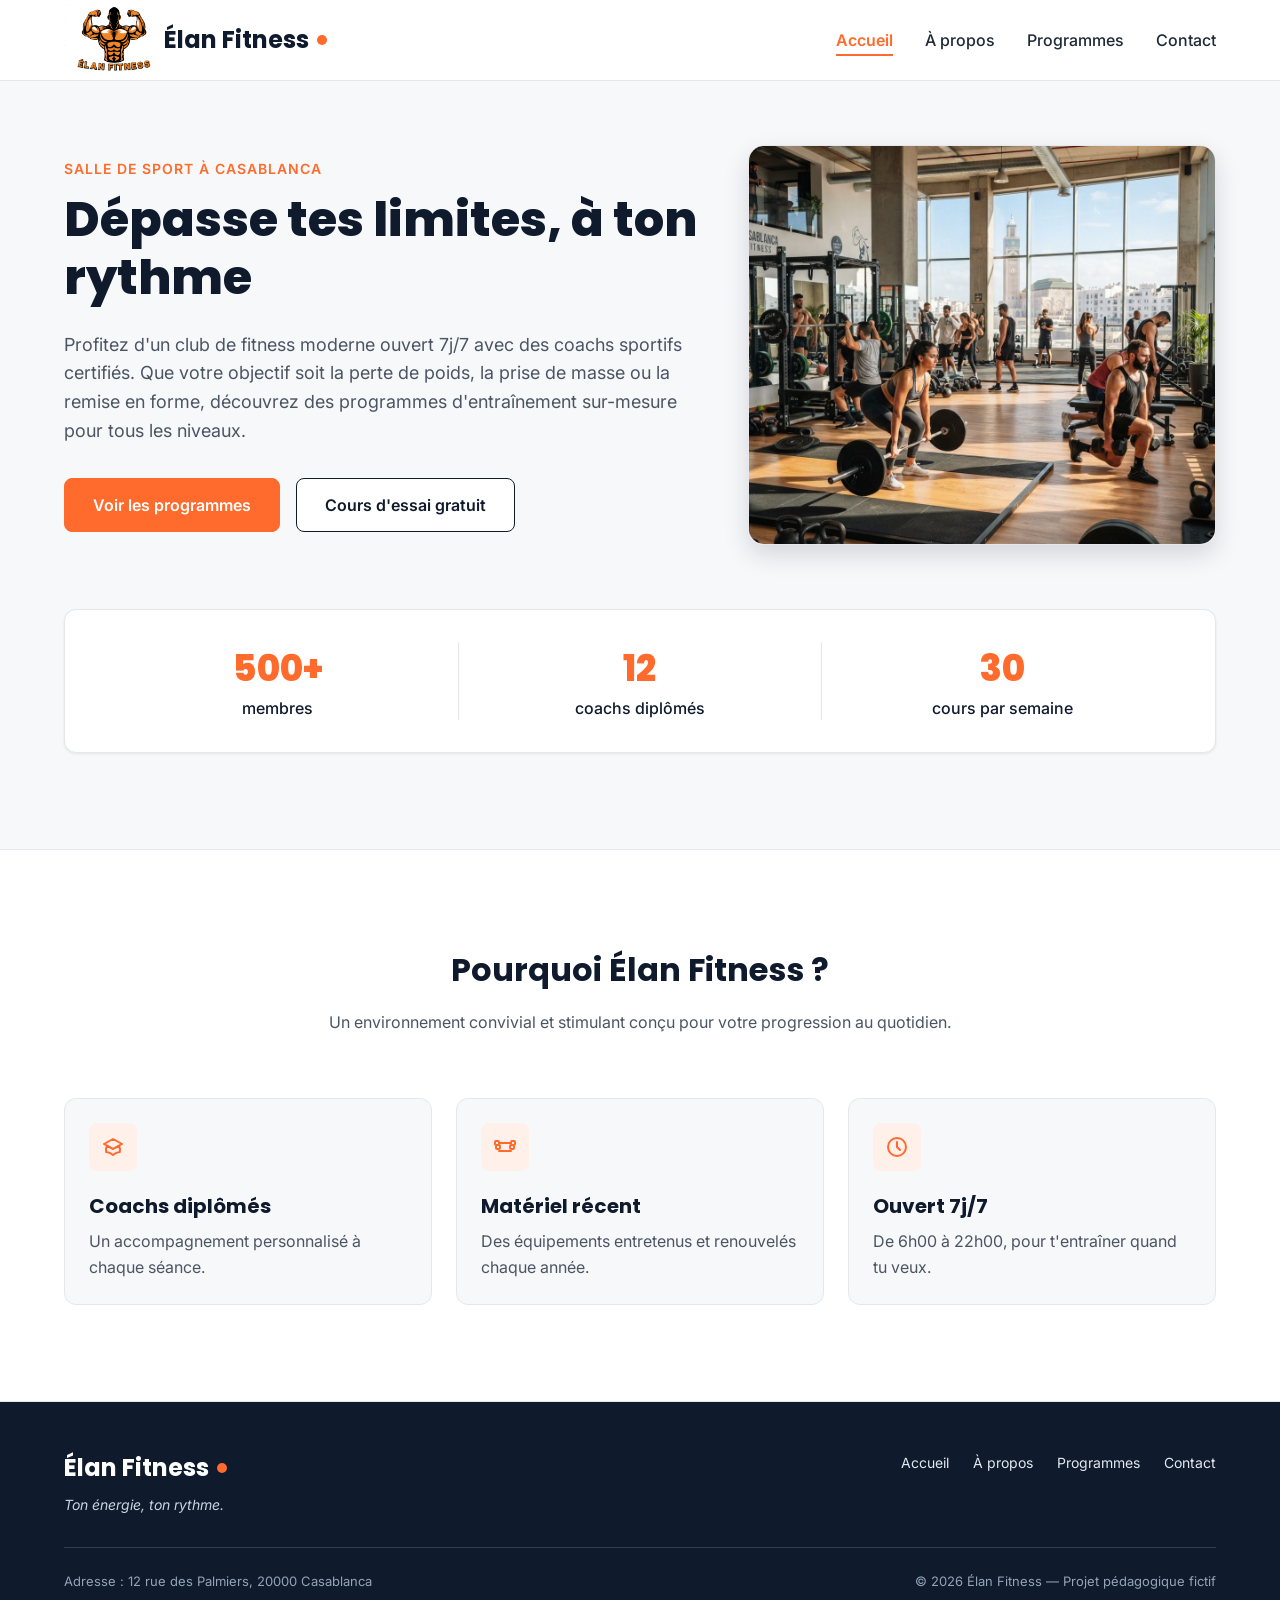
<file: index.html>
<!DOCTYPE html>
<html lang="fr">

<head>
  <meta charset="UTF-8">
  <meta name="viewport" content="width=device-width, initial-scale=1">
  <meta name="description"
    content="Élan Fitness, salle de sport à Casablanca : musculation, yoga, cardio et boxe fitness avec des coachs diplômés. Réservez votre cours d'essai gratuit.">
  <title>Élan Fitness | La meilleure salle de sport de Casablanca</title>
  <link rel="icon" type="image/svg" href="img/logo.png">

  <link rel="preconnect" href="https://fonts.googleapis.com">
  <link rel="preconnect" href="https://fonts.gstatic.com" crossorigin>
  <link
    href="https://fonts.googleapis.com/css2?family=Inter:wght@400;500;600&family=Poppins:wght@600;700;800&display=swap"
    rel="stylesheet">

  <link rel="stylesheet" href="style.css">
</head>

<body>

  <header class="en-tete">
    <div class="conteneur en-tete-contenu">
      
      <a href="index.html" class="logo"><img src="img/logo.png" alt="logo" id ="logo">Élan Fitness</a>

      <nav aria-label="Navigation principale">
        <ul class="menu">
          <li><a href="index.html" class="lien-actif">Accueil</a></li>
          <li><a href="À_propos.html">À propos</a></li>
          <li><a href="Programmes.html">Programmes</a></li>
          <li><a href="Contactez-nous.html">Contact</a></li>
        </ul>
      </nav>
    </div>
  </header>

  <main>

    <section id="accueil" class="hero">
      <div class="conteneur">

        <div class="hero-contenu">
          <div class="hero-texte">
            <p class="sur-titre">Salle de sport à Casablanca</p>
            <h1>Dépasse tes limites, à ton rythme</h1>
            <p class="hero-description">
              Profitez d'un club de fitness moderne ouvert 7j/7 avec des coachs sportifs certifiés. Que votre objectif soit la perte de poids, la prise de masse ou la remise en forme, découvrez des programmes d'entraînement sur-mesure pour tous les niveaux.
            </p>
            <div class="boutons">
              <a href="Programmes.html" class="bouton bouton-principal">Voir les programmes</a>
              <a href="Contactez-nous.html" class="bouton bouton-secondaire">Cours d'essai gratuit</a>
            </div>
          </div>

          <img class="hero-image" src="img/hero.jpg"
            alt="Des personnes s'entraînent dans une salle de sport lumineuse à Casablanca">
        </div>

        <div class="chiffres">
          <div class="chiffre">
            <p class="chiffre-nombre">500+</p>
            <p>membres</p>
          </div>
          <div class="chiffre">
            <p class="chiffre-nombre">12</p>
            <p>coachs diplômés</p>
          </div>
          <div class="chiffre">
            <p class="chiffre-nombre">30</p>
            <p>cours par semaine</p>
          </div>
        </div>

      </div>
    </section>

    <section class="section section-blanche">
      <div class="conteneur">

        <div class="section-titre">
          <h2>Pourquoi Élan Fitness ?</h2>
          <p>Un environnement convivial et stimulant conçu pour votre progression au quotidien.</p>
        </div>

        <div class="cartes">
          <article class="carte carte-avantage">
            <div class="icone"><img src="img/icone-coach.svg" alt=""></div>
            <h3>Coachs diplômés</h3>
            <p>Un accompagnement personnalisé à chaque séance.</p>
          </article>

          <article class="carte carte-avantage">
            <div class="icone"><img src="img/icone-materiel.svg" alt=""></div>
            <h3>Matériel récent</h3>
            <p>Des équipements entretenus et renouvelés chaque année.</p>
          </article>

          <article class="carte carte-avantage">
            <div class="icone"><img src="img/icone-horloge.svg" alt=""></div>
            <h3>Ouvert 7j/7</h3>
            <p>De 6h00 à 22h00, pour t'entraîner quand tu veux.</p>
          </article>
        </div>

      </div>
    </section>

  </main>

  <footer class="pied-de-page">
    <div class="conteneur">

      <div class="pied-haut">
        <div>
          <p class="logo logo-clair">Élan Fitness</p>
          <p class="slogan">Ton énergie, ton rythme.</p>
        </div>

        <nav aria-label="Navigation du pied de page">
          <ul class="menu menu-pied">
            <li><a href="index.html">Accueil</a></li>
            <li><a href="À_propos.html">À propos</a></li>
            <li><a href="Programmes.html">Programmes</a></li>
            <li><a href="Contactez-nous.html">Contact</a></li>
          </ul>
        </nav>
      </div>

      <div class="pied-bas">
        <p>Adresse : 12 rue des Palmiers, 20000 Casablanca</p>
        <p>&copy; 2026 Élan Fitness — Projet pédagogique fictif</p>
      </div>

    </div>
  </footer>

</body>

</html>
</file>
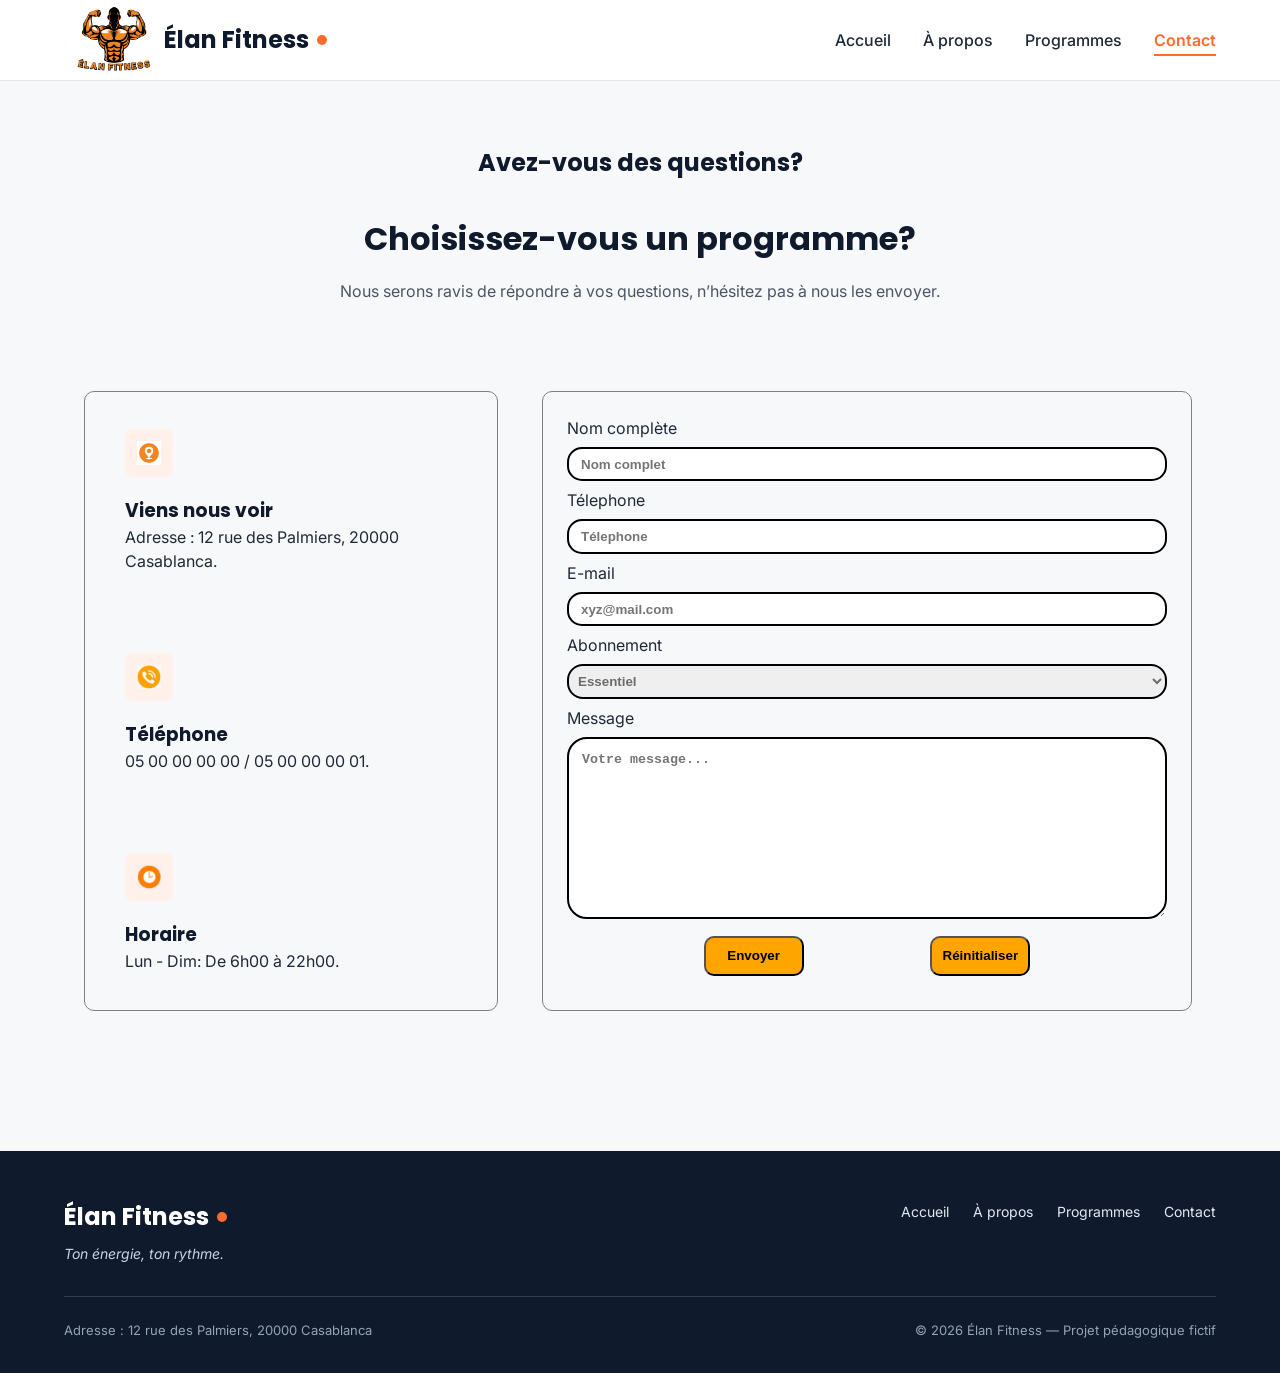
<file: Contactez-nous.html>
<!DOCTYPE html>
<html lang="fr">

<head>
    <meta charset="UTF-8">
    <meta name="viewport" content="width=device-width, initial-scale=1">
    <meta name="description"
        content="Élan Fitness, salle de sport à Casablanca : musculation, yoga, cardio et boxe fitness avec des coachs diplômés. Réservez votre cours d'essai gratuit.">
    <title>Élan Fitness | Salle de sport à Casablanca</title>
    <link rel="icon" type="image/svg" href="img/logo.png">


    <link rel="preconnect" href="https://fonts.googleapis.com">
    <link rel="preconnect" href="https://fonts.gstatic.com" crossorigin>
    <link
        href="https://fonts.googleapis.com/css2?family=Inter:wght@400;500;600&family=Poppins:wght@600;700;800&display=swap"
        rel="stylesheet">

    <link rel="stylesheet" href="style.css">
    <link rel="stylesheet" href="contact.css">
</head>

<body>

    <header class="en-tete">
        <div class="conteneur en-tete-contenu">
            <a href="index.html" class="logo"><img src="img/logo.png" alt="logo" id="logo">Élan Fitness</a>
            <nav aria-label="Navigation principale">
                <ul class="menu">
                    <li><a href="index.html">Accueil</a></li>
                    <li><a href="À_propos.html">À propos</a></li>
                    <li><a href="Programmes.html">Programmes</a></li>
                    <li><a href="Contactez-nous.html" class="lien-actif">Contact</a></li>
                </ul>
            </nav>
        </div>
    </header>

    <main>
        <section id="contact" class="fitness">
            <div class="balise">


                <div class="section-titre">
                    <h1>Avez-vous des questions?</h1>
                    <h2>Choisissez-vous un programme?</h2>
                    <p>Nous serons ravis de répondre à vos questions, n’hésitez pas à nous les envoyer.</p>
                </div>
                <div class="contactDisplay">
                    <div class="firstpr">
                        <article class="box informationBox">
                            <div class="icone"><img src="img/map.icon.jpg" alt="map icon"></div>
                            <h3>Viens nous voir</h3>
                            <p>Adresse : 12 rue des Palmiers, 20000 Casablanca.</p>
                        </article>
                        <article class="box informationBox">
                            <div class="icone"><img src="img/phone.icon.jpg" alt="phone icon"></div>
                            <h3>Téléphone</h3>
                            <p>05 00 00 00 00 / 05 00 00 00 01.</p>
                        </article>
                        <article class="box informationBox">
                            <div class="icone"><img src="img/heure.icon.jpg" alt="Heure icon"></div>
                            <h3>Horaire</h3>
                            <p>Lun - Dim: De 6h00 à 22h00.</p>
                        </article>
                    </div>
                    <div class="formulaire">
                        <form>
                            <label for="nom">Nom complète</label>
                            <input type="text" id="nom" placeholder="Nom complet" required>
                            <label for="numéro">Télephone</label>
                            <input type="text" id="numéro" placeholder="Télephone" required>
                            <label for="email">E-mail</label>
                            <input type="email" id="email" placeholder="xyz@mail.com" required>
                            <label for="abonnements">Abonnement</label>
                            <select name="abonnements" id="abonnements">
                                <option value="essentiel">Essentiel</option>
                                <option value="premium">Premium</option>
                                <option value="duo">Duo</option>
                            </select>
                            <label for="text">Message</label>
                            <textarea name="text" id="text" placeholder="Votre message..." required></textarea>
                            <div class="buttonContact">
                                <button type="submit" class="button">Envoyer</button>
                                <button type="reset" class="button">Réinitialiser</button>
                            </div>
                        </form>
                    </div>
                </div>

            </div>
        </section>


    </main>



    <footer class="pied-de-page">
        <div class="conteneur">

            <div class="pied-haut">
                <div>
                    <p class="logo logo-clair">Élan Fitness</p>
                    <p class="slogan">Ton énergie, ton rythme.</p>
                </div>

                <nav aria-label="Navigation du pied de page">
                    <ul class="menu menu-pied">
                        <li><a href="index.html">Accueil</a></li>
                        <li><a href="À_propos.html">À propos</a></li>
                        <li><a href="Programmes.html">Programmes</a></li>
                        <li><a href="Contactez-nous.html">Contact</a></li>
                    </ul>
                </nav>
            </div>

            <div class="pied-bas">
                <p>Adresse : 12 rue des Palmiers, 20000 Casablanca</p>
                <p>&copy; 2026 Élan Fitness — Projet pédagogique fictif</p>
            </div>

        </div>
    </footer>

</body>

</html>
</file>
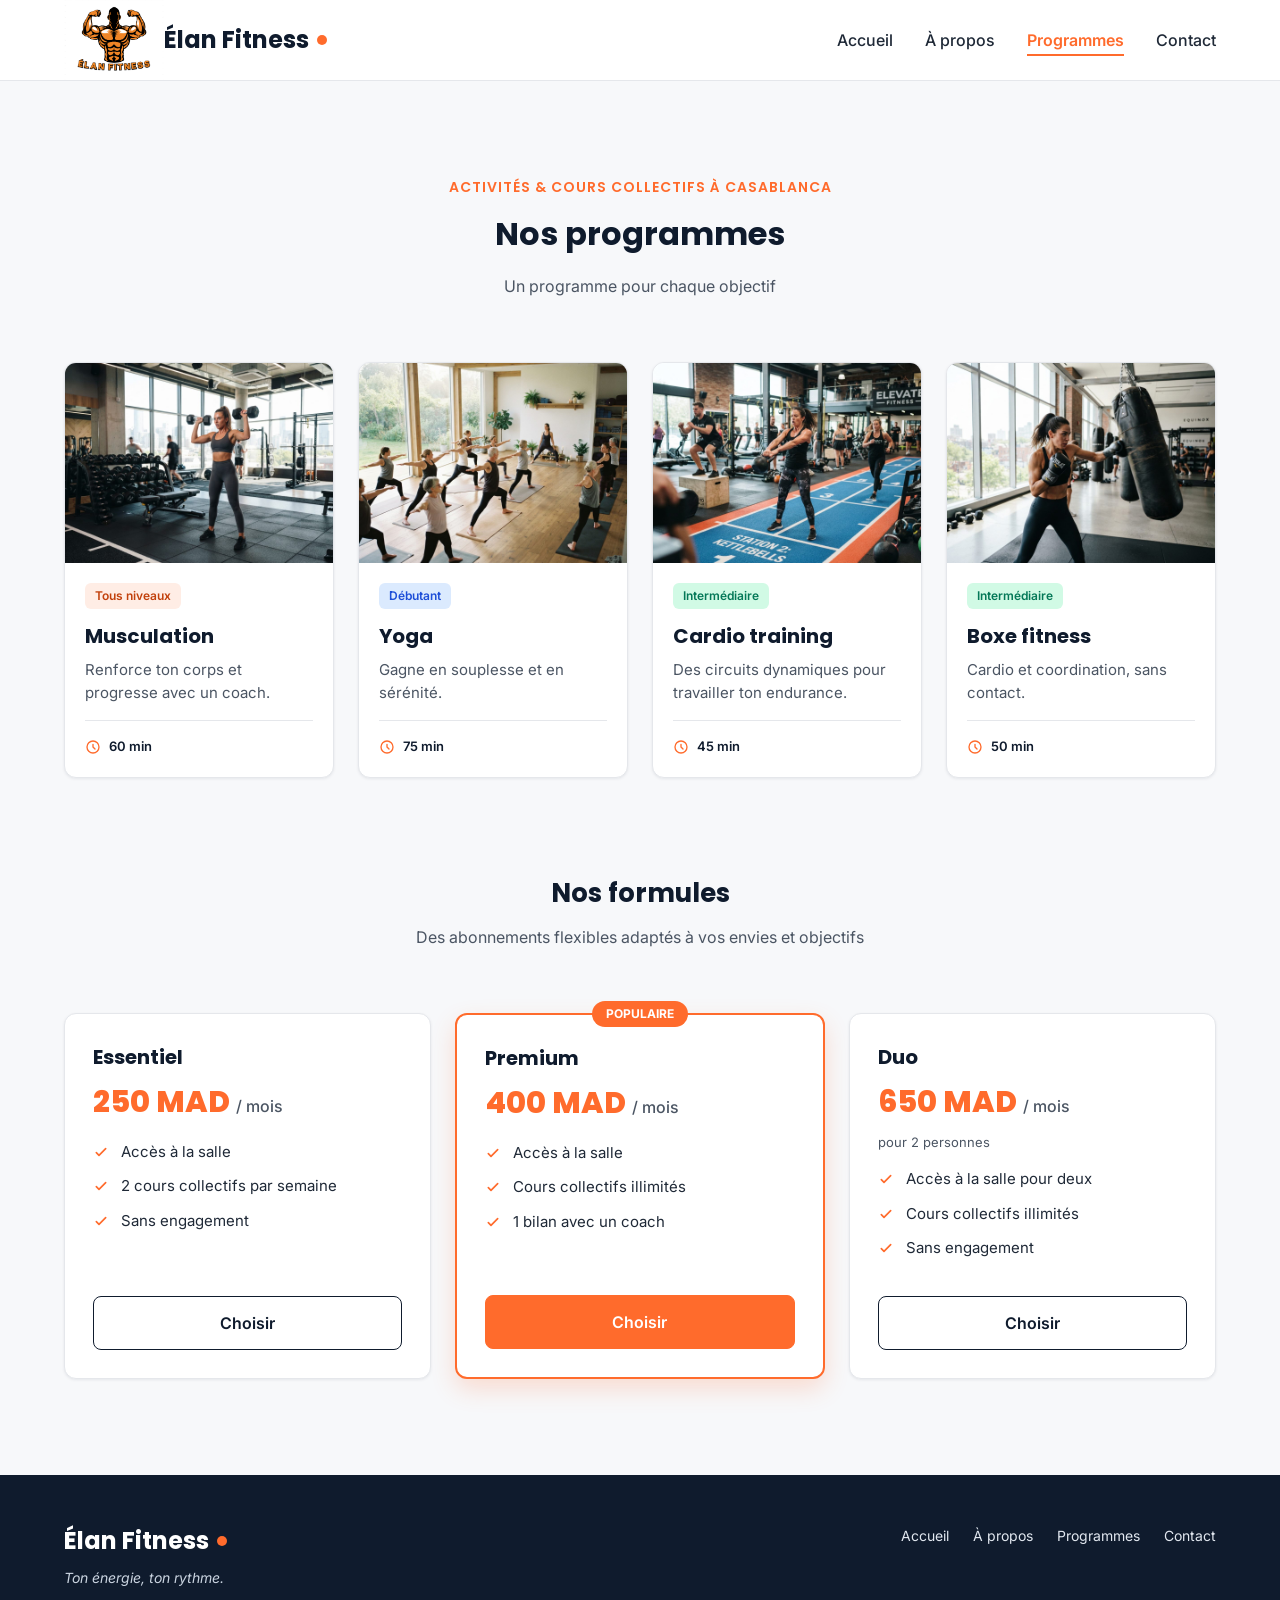
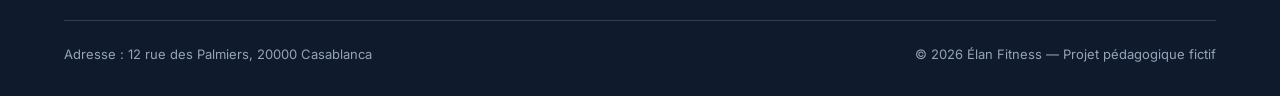
<file: Programmes.html>
<!DOCTYPE html>
<html lang="fr">

<head>
    <meta charset="UTF-8">
    <meta name="viewport" content="width=device-width, initial-scale=1">
    <meta name="description"
        content="Élan Fitness, salle de sport à Casablanca : musculation, yoga, cardio et boxe fitness avec des coachs diplômés. Réservez votre cours d'essai gratuit.">
    <title>Élan Fitness | Salle de sport à Casablanca</title>
    <link rel="icon" type="image/svg" href="img/logo.png">


    <link rel="preconnect" href="https://fonts.googleapis.com">
    <link rel="preconnect" href="https://fonts.gstatic.com" crossorigin>
    <link
        href="https://fonts.googleapis.com/css2?family=Inter:wght@400;500;600&family=Poppins:wght@600;700;800&display=swap"
        rel="stylesheet">

    <link rel="stylesheet" href="style.css">
</head>

<body>

    <header class="en-tete">
        <div class="conteneur en-tete-contenu">
            <a href="index.html" class="logo"><img src="img/logo.png" alt="logo" id="logo">Élan Fitness</a>
            <nav aria-label="Navigation principale">
                <ul class="menu">
                    <li><a href="index.html">Accueil</a></li>
                    <li><a href="À_propos.html">À propos</a></li>
                    <li><a href="Programmes.html" class="lien-actif">Programmes</a></li>
                    <li><a href="Contactez-nous.html">Contact</a></li>
                </ul>
            </nav>
        </div>
    </header>

    <section id="programmes" class="section">
        <div class="conteneur">

            <div class="section-titre">
                <h1 class="sur-titre">Activités & Cours Collectifs à Casablanca</h1>
                <h2>Nos programmes</h2>
                <p>Un programme pour chaque objectif</p>
            </div>

            <div class="cartes">

                <article class="carte carte-programme">
                    <img src="img/musculation.jpg" alt="Une sportive soulève des haltères dans l'espace musculation">
                    <div class="programme-corps">
                        <span class="etiquette etiquette-orange">Tous niveaux</span>
                        <h3>Musculation</h3>
                        <p>Renforce ton corps et progresse avec un coach.</p>
                        <p class="duree"><img src="img/icone-duree.svg" alt="Icône d'horloge">60 min</p>
                    </div>
                </article>

                <article class="carte carte-programme">
                    <img src="img/yoga.jpg" alt="Un groupe pratique le yoga sur des tapis dans une salle lumineuse">
                    <div class="programme-corps">
                        <span class="etiquette etiquette-bleue">Débutant</span>
                        <h3>Yoga</h3>
                        <p>Gagne en souplesse et en sérénité.</p>
                        <p class="duree"><img src="img/icone-duree.svg" alt="Icône d'horloge">75 min</p>
                    </div>
                </article>

                <article class="carte carte-programme">
                    <img src="img/cardio.jpg"
                        alt="Des sportifs suivent un circuit de cardio training avec des kettlebells">
                    <div class="programme-corps">
                        <span class="etiquette etiquette-verte">Intermédiaire</span>
                        <h3>Cardio training</h3>
                        <p>Des circuits dynamiques pour travailler ton endurance.</p>
                        <p class="duree"><img src="img/icone-duree.svg" alt="Icône d'horloge">45 min</p>
                    </div>
                </article>

                <article class="carte carte-programme">
                    <img src="img/boxe.jpg" alt="Une sportive frappe un sac de frappe pendant un cours de boxe fitness">
                    <div class="programme-corps">
                        <span class="etiquette etiquette-verte">Intermédiaire</span>
                        <h3>Boxe fitness</h3>
                        <p>Cardio et coordination, sans contact.</p>
                        <p class="duree"><img src="img/icone-duree.svg" alt="Icône d'horloge">50 min</p>
                    </div>
                </article>

            </div>

            <div class="formules">

                <div class="section-titre">
                    <h3>Nos formules</h3>
                    <p>Des abonnements flexibles adaptés à vos envies et objectifs</p>
                </div>

                <div class="cartes">

                    <article class="carte formule">
                        <h4>Essentiel</h4>
                        <p class="prix">250 MAD <span>/ mois</span></p>
                        <ul class="formule-liste">
                            <li>Accès à la salle</li>
                            <li>2 cours collectifs par semaine</li>
                            <li>Sans engagement</li>
                        </ul>
                        <a href="Contactez-nous.html" class="bouton bouton-secondaire">Choisir</a>
                    </article>

                    <article class="carte formule formule-populaire">
                        <p class="badge-populaire">Populaire</p>
                        <h4>Premium</h4>
                        <p class="prix">400 MAD <span>/ mois</span></p>
                        <ul class="formule-liste">
                            <li>Accès à la salle</li>
                            <li>Cours collectifs illimités</li>
                            <li>1 bilan avec un coach</li>
                        </ul>
                        <a href="Contactez-nous.html" class="bouton bouton-principal">Choisir</a>
                    </article>

                    <article class="carte formule">
                        <h4>Duo</h4>
                        <p class="prix">650 MAD <span>/ mois</span></p>
                        <p class="prix-note">pour 2 personnes</p>
                        <ul class="formule-liste">
                            <li>Accès à la salle pour deux</li>
                            <li>Cours collectifs illimités</li>
                            <li>Sans engagement</li>
                        </ul>
                        <a href="Contactez-nous.html" class="bouton bouton-secondaire">Choisir</a>
                    </article>

                </div>
            </div>

        </div>
    </section>

    <footer class="pied-de-page">
        <div class="conteneur">

            <div class="pied-haut">
                <div>
                    <p class="logo logo-clair">Élan Fitness</p>
                    <p class="slogan">Ton énergie, ton rythme.</p>
                </div>

                <nav aria-label="Navigation du pied de page">
                    <ul class="menu menu-pied">
                        <li><a href="index.html">Accueil</a></li>
                        <li><a href="À_propos.html">À propos</a></li>
                        <li><a href="Programmes.html">Programmes</a></li>
                        <li><a href="Contactez-nous.html">Contact</a></li>
                    </ul>
                </nav>
            </div>

            <div class="pied-bas">
                <p>Adresse : 12 rue des Palmiers, 20000 Casablanca</p>
                <p>&copy; 2026 Élan Fitness — Projet pédagogique fictif</p>
            </div>

        </div>
    </footer>

</body>

</html>
</file>
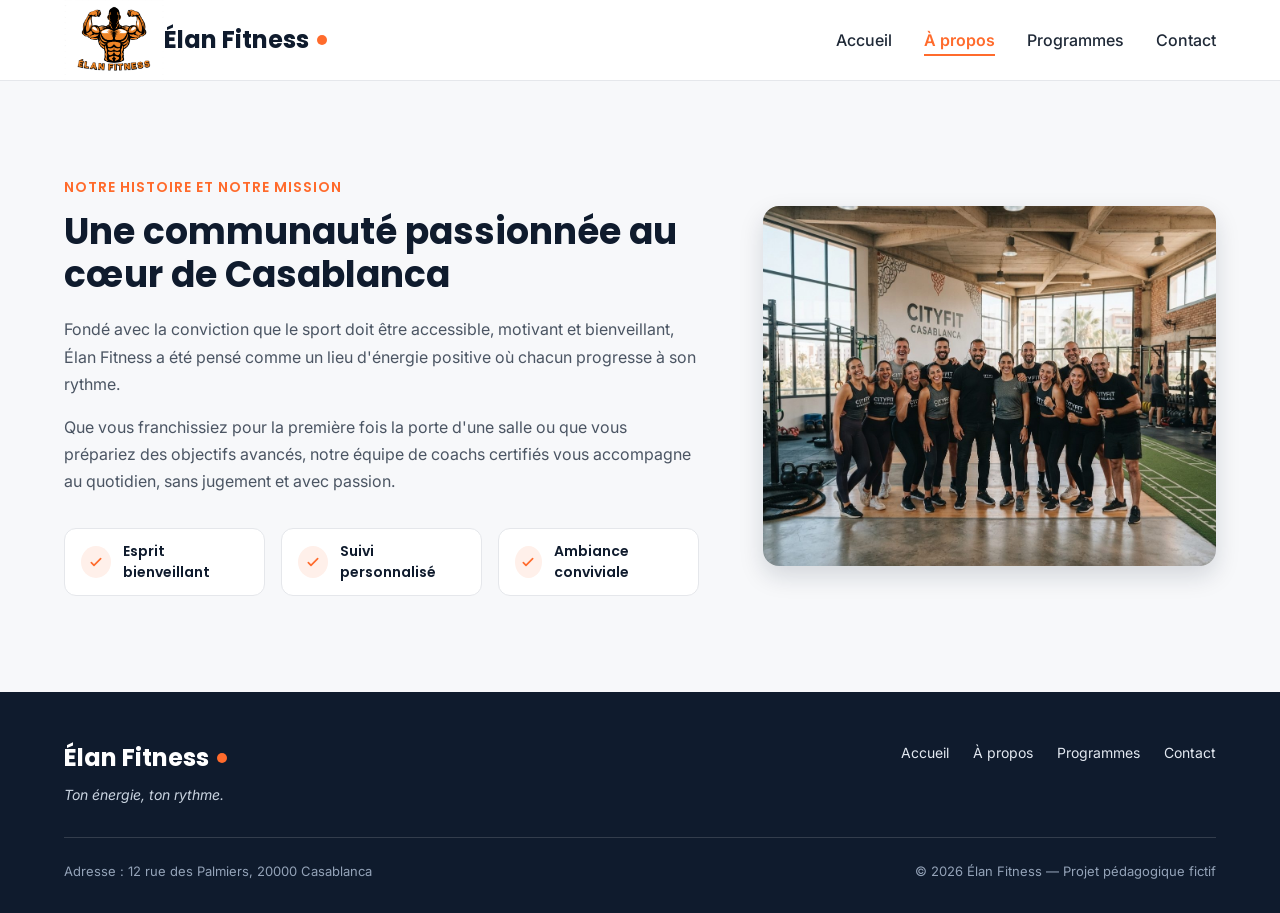
<file: À_propos.html>
<!DOCTYPE html>
<html lang="fr">

<head>
    <meta charset="UTF-8">
    <meta name="viewport" content="width=device-width, initial-scale=1">
    <meta name="description"
        content="Élan Fitness, salle de sport à Casablanca : musculation, yoga, cardio et boxe fitness avec des coachs diplômés. Réservez votre cours d'essai gratuit.">
    <title>Élan Fitness | Salle de sport à Casablanca</title>
    <link rel="icon" type="image/svg" href="img/logo.png">


    <link rel="preconnect" href="https://fonts.googleapis.com">
    <link rel="preconnect" href="https://fonts.gstatic.com" crossorigin>
    <link
        href="https://fonts.googleapis.com/css2?family=Inter:wght@400;500;600&family=Poppins:wght@600;700;800&display=swap"
        rel="stylesheet">

    <link rel="stylesheet" href="style.css">
</head>

<body>

    <header class="en-tete">
        <div class="conteneur en-tete-contenu">
            <a href="index.html" class="logo"><img src="img/logo.png" alt="logo" id="logo">Élan Fitness</a>
            <nav aria-label="Navigation principale">
                <ul class="menu">
                    <li><a href="index.html">Accueil</a></li>
                    <li><a href="À_propos.html" class="lien-actif">À propos</a></li>
                    <li><a href="Programmes.html">Programmes</a></li>
                    <li><a href="Contactez-nous.html">Contact</a></li>
                </ul>
            </nav>
        </div>
    </header>

    <main>
        <section id="a-propos" class="section">
            <div class="conteneur apropos-contenu">

                <div class="apropos-texte">
                    <h1 class="sur-titre">Notre histoire et notre mission</h1>
                    <h2>Une communauté passionnée au cœur de Casablanca</h2>
                    <p>
                        Fondé avec la conviction que le sport doit être accessible, motivant et bienveillant,
                        Élan Fitness a été pensé comme un lieu d'énergie positive où chacun progresse à son rythme.
                    </p>
                    <p>
                        Que vous franchissiez pour la première fois la porte d'une salle ou que vous prépariez des
                        objectifs avancés, notre équipe de coachs certifiés vous accompagne au quotidien, sans
                        jugement et avec passion.
                    </p>

                    <ul class="valeurs">
                        <li class="valeur">
                            <div class="icone icone-petite"><img src="img/icone-check.svg" alt=""></div>
                            <span>Esprit bienveillant</span>
                        </li>
                        <li class="valeur">
                            <div class="icone icone-petite"><img src="img/icone-check.svg" alt=""></div>
                            <span>Suivi personnalisé</span>
                        </li>
                        <li class="valeur">
                            <div class="icone icone-petite"><img src="img/icone-check.svg" alt=""></div>
                            <span>Ambiance conviviale</span>
                        </li>
                    </ul>
                </div>

                <img class="apropos-image" src="img/equipe.jpg"
                    alt="L'équipe de coachs d'Élan Fitness réunie dans la salle">

            </div>
        </section>
    </main>


    <footer class="pied-de-page">
        <div class="conteneur">

            <div class="pied-haut">
                <div>
                    <p class="logo logo-clair">Élan Fitness</p>
                    <p class="slogan">Ton énergie, ton rythme.</p>
                </div>

                <nav aria-label="Navigation du pied de page">
                    <ul class="menu menu-pied">
                        <li><a href="index.html">Accueil</a></li>
                        <li><a href="À_propos.html">À propos</a></li>
                        <li><a href="Programmes.html">Programmes</a></li>
                        <li><a href="Contactez-nous.html">Contact</a></li>
                    </ul>
                </nav>
            </div>

            <div class="pied-bas">
                <p>Adresse : 12 rue des Palmiers, 20000 Casablanca</p>
                <p>&copy; 2026 Élan Fitness — Projet pédagogique fictif</p>
            </div>

        </div>
    </footer>

</body>

</html>
</file>
<file: style.css>
* {
  box-sizing: border-box;
  margin: 0;
  padding: 0;
}

html {
  scroll-behavior: smooth;
  display: flex;
}
@media (min-width : 600px){
  html{
    flex-direction: column;
  }
}
.cartes{
  display: flex;
}
@media (max-width : 600px){
  .cartes{
    flex-direction: column;
  }
}

body {
  font-family: 'Inter', Arial, sans-serif;
  font-size: 16px;
  line-height: 1.5;
  color: #1F2937;
  background-color: #F7F8FA;
}

h1,
h2,
h3,
h4 {
  font-family: 'Poppins', Arial, sans-serif;
  color: #0F1B2D;
}

a {
  color: inherit;
  text-decoration: none;
}

ul {
  list-style: none;
}

img {
  display: block;
  max-width: 100%;
}

a:focus-visible,
button:focus-visible {
  outline: 3px solid #FF6B2C;
  outline-offset: 2px;
}

.conteneur {
  width: 100%;
  max-width: 1200px;
  margin: 0 auto;
  padding: 0 24px;
}

.section {
  padding: 96px 0;
}

.section-blanche {
  background-color: #FFFFFF;
  border-top: 1px solid #E5E7EB;
  border-bottom: 1px solid #E5E7EB;
}

.section-titre {
  max-width: 640px;
  margin: 0 auto 64px;
  text-align: center;
}

.section-titre h2 {
  font-size: 32px;
  margin-bottom: 16px;
}

.section-titre h3 {
  font-size: 26px;
  margin-bottom: 12px;
}

.section-titre p {
  color: #4B5563;
}

.sur-titre {
  font-size: 14px;
  font-weight: 600;
  color: #FF6B2C;
  text-transform: uppercase;
  letter-spacing: 1px;
  margin-bottom: 12px;
}
.bouton {
  display: inline-block;
  padding: 14px 28px;
  border-radius: 8px;
  font-size: 16px;
  font-weight: 600;
  text-align: center;
  cursor: pointer;
}

.bouton-principal {
  background-color: #FF6B2C;
  border: 1px solid #FF6B2C;
  color: #FFFFFF;
}

.bouton-principal:hover {
  background-color: #F05817;
}

.bouton-secondaire {
  background-color: #FFFFFF;
  border: 1px solid #0F1B2D;
  color: #0F1B2D;
}

.bouton-secondaire:hover {
  background-color: #F3F4F6;
}

.cartes {
  display: flex;
  gap: 24px;
}

.carte {
  flex: 1;
  background-color: #FFFFFF;
  border: 1px solid #E5E7EB;
  border-radius: 12px;
  box-shadow: 0 1px 3px rgba(15, 27, 45, 0.08);
}

.icone {
  width: 48px;
  height: 48px;
  background-color: #FFF0EA;
  border-radius: 8px;
  display: flex;
  align-items: center;
  justify-content: center;
}

.icone img {
  width: 24px;
  height: 24px;
}

.icone-petite {
  width: 32px;
  height: 32px;
  border-radius: 50%;
}

.icone-petite img {
  width: 16px;
  height: 16px;
}

.en-tete {
  position: sticky;
  align-items: flex-start;
  top: 0;
  z-index: 10;
  background-color: #FFFFFF;
  border-bottom: 1px solid #E5E7EB;
}

.en-tete-contenu {
  height: 80px;
  display: flex;
  align-items: center;
  justify-content: space-between;
}

.logo {
  display: flex;
  align-items: center;
  font-family: 'Poppins', Arial, sans-serif;
  font-size: 24px;
  font-weight: 700;
  color: #0F1B2D;
}

.logo::after {
  content: "";
  width: 10px;
  height: 10px;
  margin-left: 8px;
  background-color: #FF6B2C;
  border-radius: 50%;
}

.menu {
  display: flex;
  gap: 32px;
}

.menu a {
  font-weight: 500;
  padding-bottom: 4px;
  border-bottom: 2px solid transparent;
}

.menu a:hover {
  color: #FF6B2C;
}

.menu .lien-actif {
  color: #FF6B2C;
  font-weight: 600;
  border-bottom-color: #FF6B2C;
}

.hero {
  padding: 64px 0 96px;
}

.hero-contenu {
  display: flex;
  align-items: center;
  gap: 32px;
}

.hero-texte {
  flex: 7;
}

.hero-texte h1 {
  font-size: 48px;
  font-weight: 800;
  line-height: 1.2;
  margin-bottom: 24px;
}

.hero-description {
  max-width: 520px;
  font-size: 18px;
  line-height: 1.6;
  color: #4B5563;
  margin-bottom: 32px;
  max-width: 640px;
}

.boutons {
  display: flex;
  flex-wrap: wrap;
  gap: 16px;
}

.hero-image {
  flex: 5;
  min-width: 0;
  height: 400px;
  object-fit: cover;
  border-radius: 16px;
  border: 1px solid #E5E7EB;
  box-shadow: 0 10px 25px rgba(15, 27, 45, 0.15);
}

.chiffres {
  display: flex;
  margin-top: 64px;
  padding: 32px;
  background-color: #FFFFFF;
  border: 1px solid #E5E7EB;
  border-radius: 12px;
  box-shadow: 0 1px 3px rgba(15, 27, 45, 0.08);
}

.chiffre {
  flex: 1;
  text-align: center;
  font-weight: 500;
  color: #0F1B2D;
}

.chiffre+.chiffre {
  border-left: 1px solid #E5E7EB;
}

.chiffre-nombre {
  font-family: 'Poppins', Arial, sans-serif;
  font-size: 36px;
  font-weight: 800;
  color: #FF6B2C;
}

.carte-avantage {
  padding: 24px;
  background-color: #F7F8FA;
  box-shadow: none;
}

.carte-avantage .icone {
  margin-bottom: 20px;
}

.carte-avantage h3 {
  font-size: 20px;
  margin-bottom: 8px;
}

.carte-avantage p {
  color: #4B5563;
  line-height: 1.6;
}

.apropos-contenu {
  display: flex;
  align-items: center;
  gap: 64px;
}

.apropos-texte {
  flex: 7;
}

.apropos-texte h2 {
  font-size: 36px;
  line-height: 1.2;
  margin-bottom: 20px;
}

.apropos-texte p {
  color: #4B5563;
  line-height: 1.7;
  margin-bottom: 16px;
}

.valeurs {
  display: flex;
  gap: 16px;
  margin-top: 32px;
}

.valeur {
  flex: 1;
  display: flex;
  align-items: center;
  gap: 12px;
  padding: 12px 16px;
  background-color: #FFFFFF;
  border: 1px solid #E5E7EB;
  border-radius: 12px;
  font-family: 'Poppins', Arial, sans-serif;
  font-size: 14px;
  font-weight: 600;
  color: #0F1B2D;
}

.apropos-image {
  flex: 5;
  min-width: 0;
  height: 360px;
  object-fit: cover;
  border-radius: 16px;
  box-shadow: 0 10px 25px rgba(15, 27, 45, 0.15);
}

.carte-programme {
  display: flex;
  flex-direction: column;
  overflow: hidden;
}

.carte-programme>img {
  width: 100%;
  height: 200px;
  object-fit: cover;
}

.programme-corps {
  flex: 1;
  display: flex;
  flex-direction: column;
  padding: 20px;
}

.programme-corps h3 {
  font-size: 20px;
  margin-bottom: 8px;
}

.programme-corps p {
  font-size: 15px;
  color: #4B5563;
}

.etiquette {
  align-self: flex-start;
  padding: 4px 10px;
  margin-bottom: 12px;
  border-radius: 6px;
  font-size: 12px;
  font-weight: 600;
}

.etiquette-orange {
  background-color: #FFEDE5;
  color: #C2410C;
}

.etiquette-bleue {
  background-color: #DBEAFE;
  color: #1D4ED8;
}

.etiquette-verte {
  background-color: #D1FAE5;
  color: #047857;
}

.programme-corps .duree {
  display: flex;
  align-items: center;
  gap: 8px;
  margin-top: auto;
  padding-top: 16px;
  border-top: 1px solid #E5E7EB;
  font-size: 13px;
  font-weight: 600;
  color: #0F1B2D;
}

.programme-corps h3+p {
  margin-bottom: 16px;
}

.duree img {
  width: 16px;
  height: 16px;
}

.formules {
  margin-top: 96px;
}

.formule {
  position: relative;
  display: flex;
  flex-direction: column;
  padding: 28px;
}

.formule h4 {
  font-size: 20px;
}

.prix {
  margin: 8px 0 16px;
  font-family: 'Poppins', Arial, sans-serif;
  font-size: 30px;
  font-weight: 800;
  color: #FF6B2C;
}

.prix span {
  font-family: 'Inter', Arial, sans-serif;
  font-size: 16px;
  font-weight: 500;
  color: #4B5563;
}

.prix-note {
  margin: -8px 0 16px;
  font-size: 13px;
  color: #4B5563;
}

.formule-liste {
  flex: 1;
  margin-bottom: 24px;
}

.formule-liste li {
  padding-left: 28px;
  margin-bottom: 12px;
  font-size: 15px;
  background-image: url('img/icone-check.svg');
  background-repeat: no-repeat;
  background-position: left center;
  background-size: 16px;
}

.formule .bouton {
  display: block;
}

.formule-populaire {
  border: 2px solid #FF6B2C;
  box-shadow: 0 10px 25px rgba(255, 107, 44, 0.2);
}

.badge-populaire {
  position: absolute;
  top: -14px;
  left: 50%;
  transform: translateX(-50%);
  padding: 4px 14px;
  background-color: #FF6B2C;
  border-radius: 999px;
  font-size: 12px;
  font-weight: 700;
  text-transform: uppercase;
  color: #FFFFFF;
}

.pied-de-page {
  padding: 48px 0 32px;
  align-items: flex-end;
  background-color: #0F1B2D;
  color: #FFFFFF;
}

.pied-haut {
  display: flex;
  justify-content: space-between;
  align-items: flex-start;
  padding-bottom: 32px;
  border-bottom: 1px solid rgba(255, 255, 255, 0.15);
}

.logo-clair {
  color: #FFFFFF;
}

.slogan {
  margin-top: 8px;
  font-size: 14px;
  font-style: italic;
  color: #CBD5E1;
}

.menu-pied {
  gap: 24px;
}

.menu-pied a {
  font-size: 14px;
  font-weight: 400;
  color: #E2E8F0;
}

.pied-bas {
  display: flex;
  justify-content: space-between;
  margin-top: 24px;
  font-size: 13px;
  color: #94A3B8;
}

#logo {
  width: 100px;
}
</file>
<file: contact.css>
* {
  box-sizing: border-box;
  margin: 0;
  padding: 0;
}

#text {
  width: 600px;
  height: 200px;
  border-radius: 20px;
  resize: vertical
}

.contactDisplay {
  display: flex;
  justify-content: center;
}

input::placeholder {
  font-weight: bold;
  /* text-align: center; */
}

textarea {
  font-weight: bold;
  /* text-align: center; */
  padding: 13px;
  border: 2px black solid;
}

input {
  font-weight: bold;
  /* text-align: center; */
  padding-top: 3%;
}

.firstpr {
  display: flex;
  flex-direction: column;
  flex-wrap: nowrap;
  margin-top: 24px;
  margin-right: 20px;
  margin-bottom: 20px;
  margin-left: 20px;
  justify-content: center;
  border: 1px solid gray;
  border-radius: 10px;
  background-color: #f7f8fa;
  height: 620px;
}

select {
  display: flex;
  gap: 24px;
}

select {
  color: rgba(0, 0, 0, 0.551);
  font-weight: bold;
  padding: 0 5px;
  height: 38px;
  border: 2px rgb(0, 0, 0) solid;
  border-radius: 16px;
}

input {
  height: 30px;
}

.formulaire {
  display: flex;
  gap: 24px;
  margin: 24px;
  height: 620px;
}

.formulaire {
  width: auto;
  border: 1px gray solid;
  border-radius: 10px;
  padding: 24px;
  background-color: #f7f8fa;
  box-shadow: none;
}

.formulaire input {
  width: 600px;
  height: 38px;
  padding: 0px 12px;
  border: 2px black solid;
  border-radius: 15px;
}

form {
  display: flex;
  gap: 7px;
  flex-direction: column;
}

.buttonContact {
  display: flex;
  padding: 10px;
  justify-content: space-evenly;
}

main {
  display: flex;
  justify-content: center;
  align-items: center;
  flex-direction: column;
}

footer {
  margin-top: 20px;
}

.button {
  font-weight: bold;
  background-color: orange;
  display: flex;
  gap: 3px;
  width: 100px;
  height: 40px;
  justify-content: center;
  align-items: center;
  border-radius: 10px;
}

.section-titre h2 {
  margin-top: 34px;
}

/* .box {
    flex: 1;
    background-color: #FFFFFF;
    border: 1px solid #E5E7EB;
    border-radius: 12px;
    box-shadow: 0 1px 3px rgba(15, 27, 45, 0.08);
} */

.informationBox {
  padding: 24px;
  background-color: #f7f8fa;
  box-shadow: none;
  margin: 16px;
}

.informationBox .icone {
  margin-bottom: 20px;
}

/* .informationBox h3 {
    font-size: 20px;
    margin-bottom: 8px;
}

.informationBox p {
    color: #4B5563;
    line-height: 1.6;
} */
.fitness {
  padding: 64px 0 96px;
}

.balise {
  width: 100%;
  max-width: 1200px;
  margin: 0 auto;
  padding: 0 24px;
}

@media (min-width : 600px) {
  html {
    flex-direction: column;
  }
}

.contactDisplay {
  display: flex;
}

@media (max-width : 600px) {
  .contactDisplay {
    flex-direction: column;
  }
}
</file>
